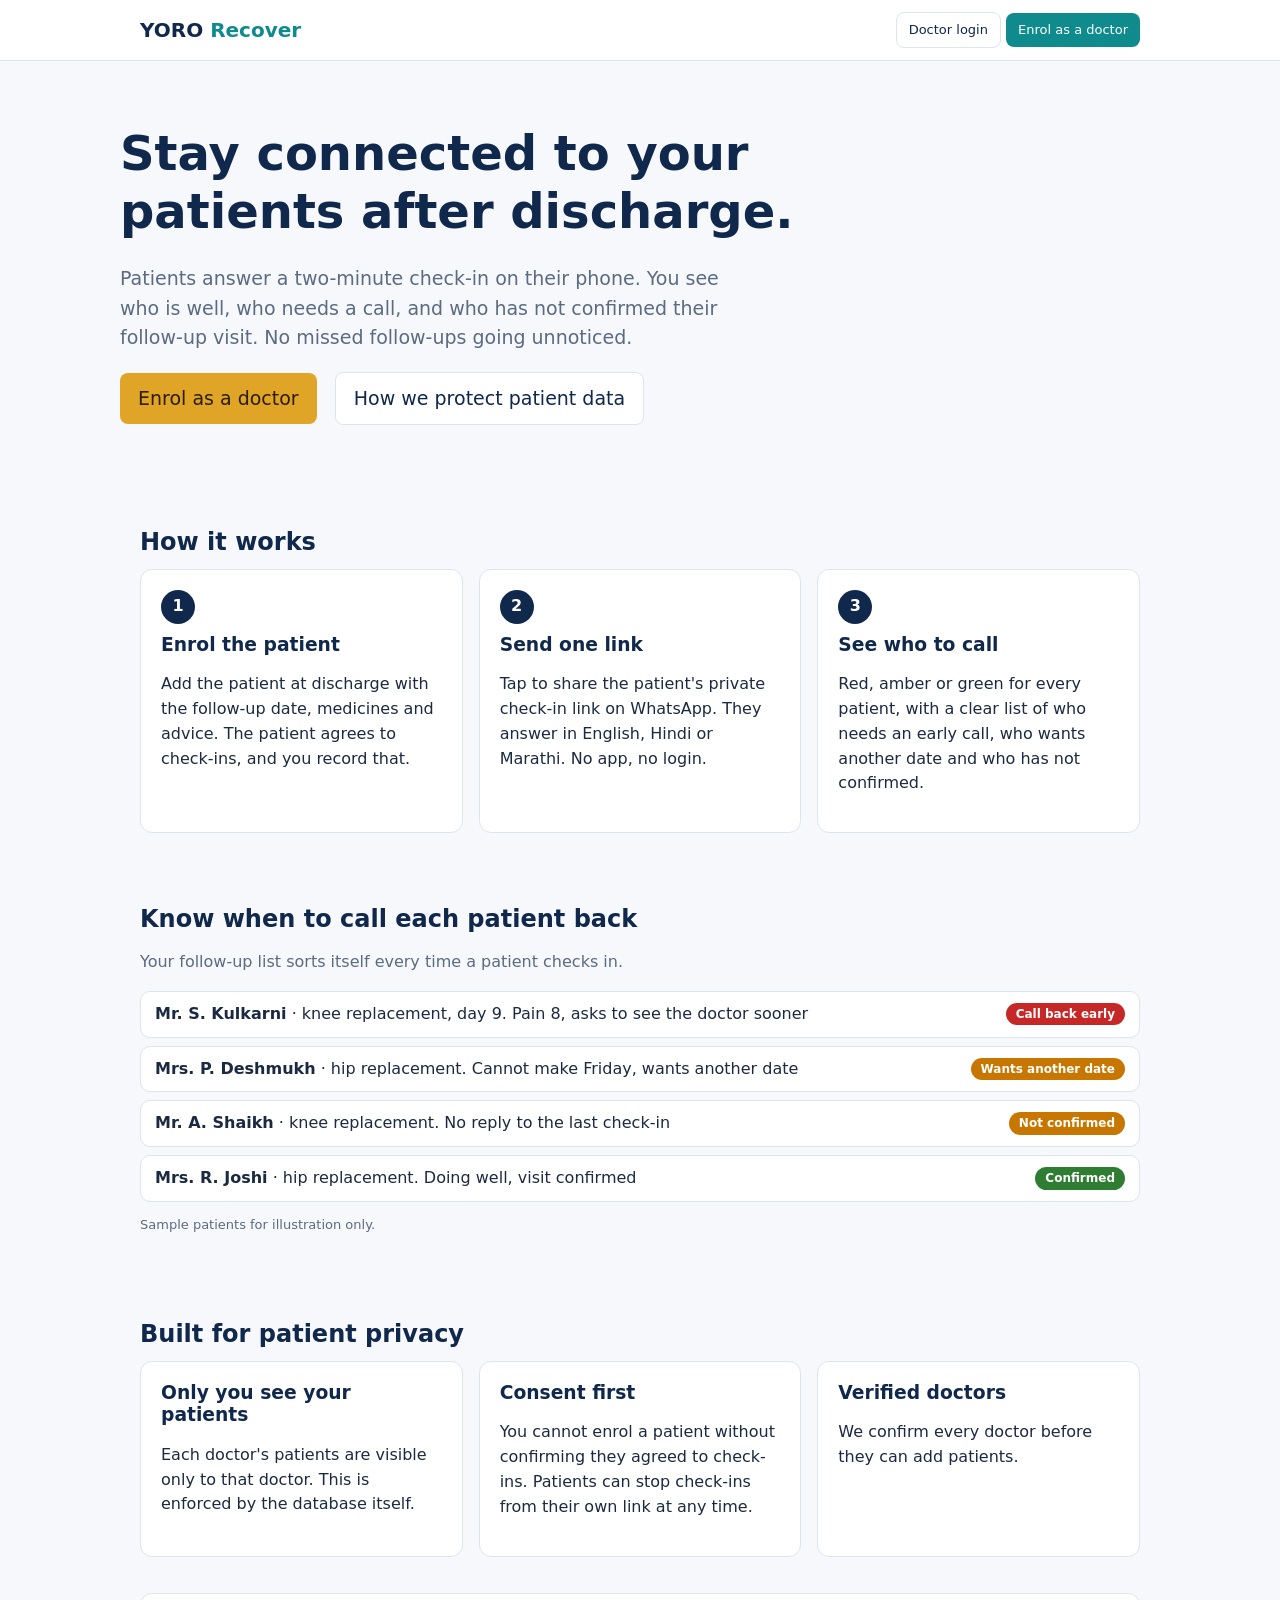
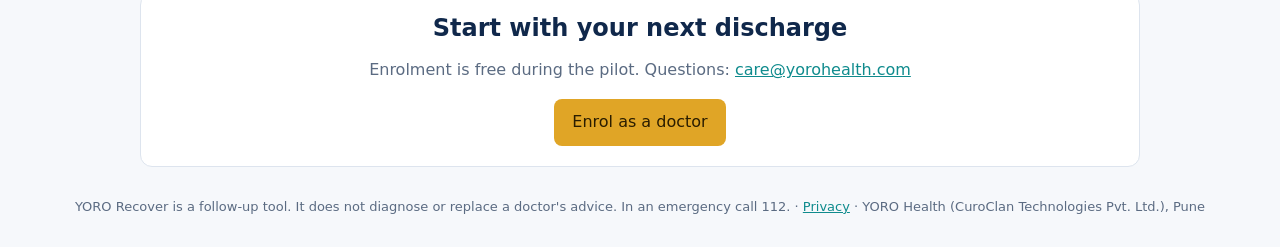
<file: index.html>
<!doctype html><html lang="en"><head><meta charset="utf-8"><meta name="viewport" content="width=device-width,initial-scale=1">
<title>YORO Recover | Stay connected to your patients after discharge</title>
<meta name="description" content="YORO Recover helps doctors check in on patients after discharge and know exactly when to call each one back.">
<link rel="stylesheet" href="shared.css">
<style>
.hero{padding:64px 0 48px}.hero h1{font-size:clamp(30px,5vw,48px);max-width:760px}.hero p{font-size:19px;color:var(--mut);max-width:640px}
.grid3{display:grid;grid-template-columns:repeat(3,1fr);gap:16px}@media(max-width:800px){.grid3{grid-template-columns:1fr}}
section{padding:36px 0}.num{width:34px;height:34px;border-radius:50%;background:var(--navy);color:#fff;display:grid;place-items:center;font-weight:700;margin-bottom:10px}
.list{display:grid;gap:8px;margin-top:16px}.list div{display:flex;justify-content:space-between;gap:10px;align-items:center;border:1px solid var(--line);background:#fff;border-radius:10px;padding:10px 14px}
</style></head><body>
<header class="top"><div class="wrap"><a class="logo" href="/">YORO <b>Recover</b></a><nav><a class="btn alt sm" href="app.html">Doctor login</a> <a class="btn sm" href="app.html#signup">Enrol as a doctor</a></nav></div></header>

<div class="wrap hero">
  <h1>Stay connected to your patients after discharge.</h1>
  <p>Patients answer a two-minute check-in on their phone. You see who is well, who needs a call, and who has not confirmed their follow-up visit. No missed follow-ups going unnoticed.</p>
  <p><a class="btn gold" href="app.html#signup">Enrol as a doctor</a> &nbsp; <a class="btn alt" href="privacy.html">How we protect patient data</a></p>
</div>

<div class="wrap"><section>
  <h2>How it works</h2>
  <div class="grid3">
    <div class="card"><div class="num">1</div><h3>Enrol the patient</h3><p>Add the patient at discharge with the follow-up date, medicines and advice. The patient agrees to check-ins, and you record that.</p></div>
    <div class="card"><div class="num">2</div><h3>Send one link</h3><p>Tap to share the patient's private check-in link on WhatsApp. They answer in English, Hindi or Marathi. No app, no login.</p></div>
    <div class="card"><div class="num">3</div><h3>See who to call</h3><p>Red, amber or green for every patient, with a clear list of who needs an early call, who wants another date and who has not confirmed.</p></div>
  </div>
</section>
<section>
  <h2>Know when to call each patient back</h2>
  <p class="mut">Your follow-up list sorts itself every time a patient checks in.</p>
  <div class="list">
    <div><span><b>Mr. S. Kulkarni</b> · knee replacement, day 9. Pain 8, asks to see the doctor sooner</span><span class="pill R">Call back early</span></div>
    <div><span><b>Mrs. P. Deshmukh</b> · hip replacement. Cannot make Friday, wants another date</span><span class="pill A">Wants another date</span></div>
    <div><span><b>Mr. A. Shaikh</b> · knee replacement. No reply to the last check-in</span><span class="pill A">Not confirmed</span></div>
    <div><span><b>Mrs. R. Joshi</b> · hip replacement. Doing well, visit confirmed</span><span class="pill G">Confirmed</span></div>
  </div>
  <p class="mut" style="font-size:13px">Sample patients for illustration only.</p>
</section>
<section>
  <h2>Built for patient privacy</h2>
  <div class="grid3">
    <div class="card"><h3>Only you see your patients</h3><p>Each doctor's patients are visible only to that doctor. This is enforced by the database itself.</p></div>
    <div class="card"><h3>Consent first</h3><p>You cannot enrol a patient without confirming they agreed to check-ins. Patients can stop check-ins from their own link at any time.</p></div>
    <div class="card"><h3>Verified doctors</h3><p>We confirm every doctor before they can add patients.</p></div>
  </div>
</section>
<section class="card" style="text-align:center"><h2>Start with your next discharge</h2><p class="mut">Enrolment is free during the pilot. Questions: <a href="mailto:care@yorohealth.com">care@yorohealth.com</a></p><a class="btn gold" href="app.html#signup">Enrol as a doctor</a></section>
</div>
<footer>YORO Recover is a follow-up tool. It does not diagnose or replace a doctor's advice. In an emergency call 112. · <a href="privacy.html">Privacy</a> · YORO Health (CuroClan Technologies Pvt. Ltd.), Pune</footer>
</body></html>
</file>
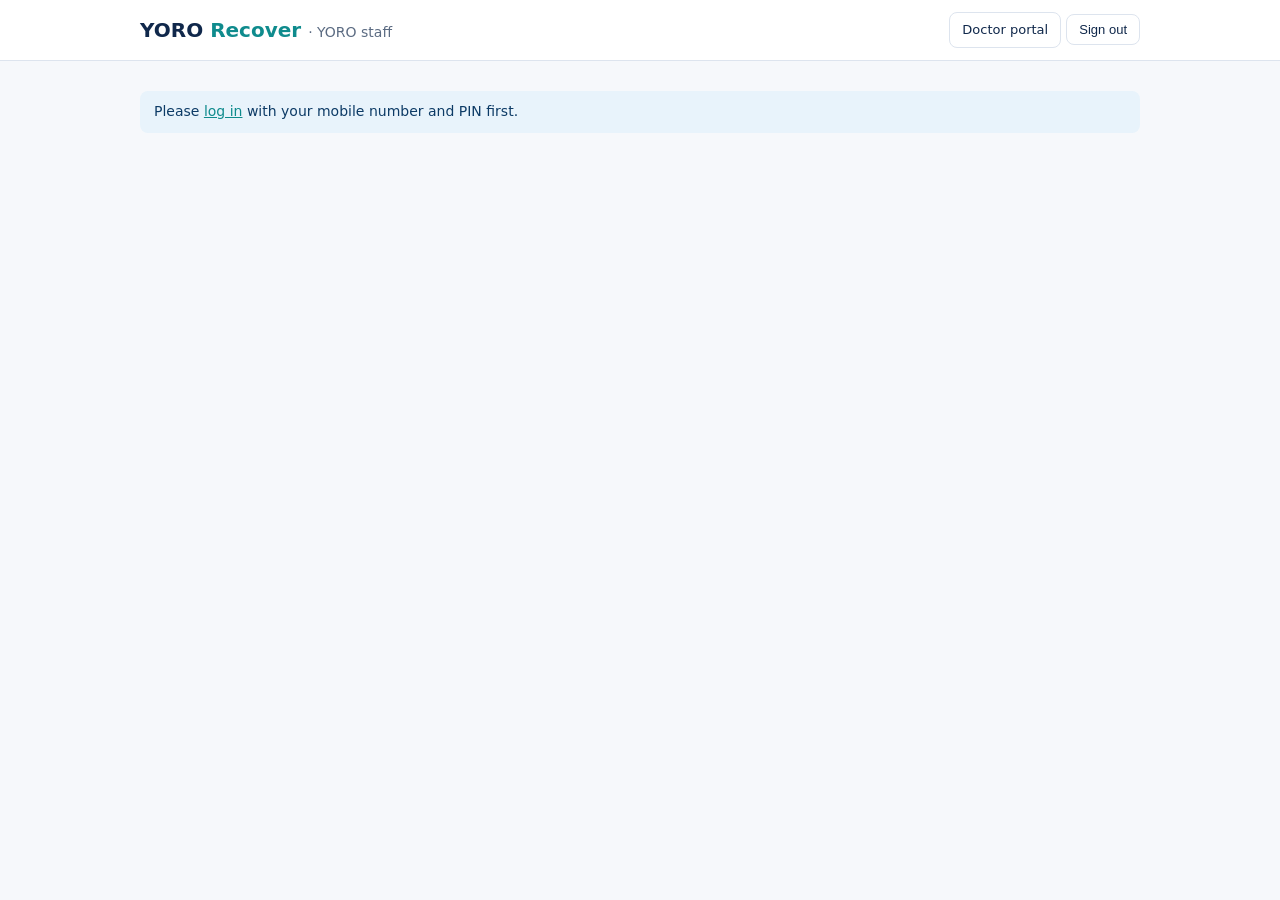
<file: admin.html>
<!doctype html><html lang="en"><head><meta charset="utf-8"><meta name="viewport" content="width=device-width,initial-scale=1">
<title>Approve doctors | YORO Recover</title><meta name="robots" content="noindex"><link rel="stylesheet" href="shared.css">
<style>table{width:100%;border-collapse:collapse}th,td{text-align:left;padding:10px 8px;border-bottom:1px solid var(--line);font-size:14px;vertical-align:top}th{color:var(--mut)}</style></head><body>
<header class="top"><div class="wrap"><a class="logo" href="/">YORO <b>Recover</b> <span class="mut" style="font-weight:400;font-size:14px">· YORO staff</span></a><nav><a class="btn alt sm" href="app.html">Doctor portal</a> <button class="btn alt sm" id="so">Sign out</button></nav></div></header>
<div class="wrap" id="root"><p class="mut" style="padding:30px 0">Loading…</p></div>
<script src="vendor/supabase.js"></script><script src="config.js"></script>
<script>
const sb=rcClient(), root=document.getElementById('root');
document.getElementById('so').onclick=async()=>{await sb.auth.signOut();location.href='app.html';};
async function boot(){
  const {data:{session}}=await sb.auth.getSession();
  if(!session){root.innerHTML='<div class="msg info" style="margin-top:30px">Please <a href="app.html">log in</a> with your mobile number and PIN first.</div>';return;}
  const {data:adm}=await sb.rpc('rc_is_admin');
  if(adm!==true){root.innerHTML='<div class="msg err" style="margin-top:30px">This page is for YORO staff only.</div>';return;}
  const {data,error}=await sb.from('rc_doctors').select('*').order('verified').order('created_at',{ascending:false});
  if(error){root.innerHTML=`<div class="msg err">${esc(error.message)}</div>`;return;}
  const pend=data.filter(d=>!d.verified).length;
  root.innerHTML=`<h2 style="margin-top:24px">Doctors (${pend} waiting for approval)</h2>
  <p class="mut">Call the doctor (or check their registration number if given) before approving. Approved doctors can enrol patients.</p>
  <div class="card" style="overflow-x:auto"><table><tr><th>Doctor</th><th>Clinic</th><th>Registration no.</th><th>Mobile</th><th>Signed up</th><th></th></tr>
  ${data.map(d=>`<tr><td><b>${esc(d.full_name)}</b><br><span class="mut">${esc(d.specialty)}</span></td><td>${esc(d.clinic)}<br><span class="mut">${esc(d.city)}</span></td><td>${d.council_no?esc(d.council_no):'<span class="mut">not given</span>'}</td><td><a href="tel:${esc(d.phone)}">${esc(d.phone)}</a></td><td>${new Date(d.created_at).toLocaleDateString('en-IN')}</td>
  <td>${d.verified?`<span class="pill G">Approved</span> <button class="btn alt sm" data-v="${d.id}" data-to="0">Suspend</button>`:`<button class="btn sm" data-v="${d.id}" data-to="1">Approve</button>`} <button class="btn alt sm" data-p="${d.id}">Reset PIN</button></td></tr>`).join('')||'<tr><td colspan="6" class="mut">No doctors yet.</td></tr>'}</table></div>`;
  root.querySelectorAll('[data-p]').forEach(b=>b.onclick=async()=>{ if(!confirm('Give this doctor a new PIN? Their old PIN will stop working.'))return; b.disabled=true;
    const {data:{session}}=await sb.auth.getSession();
    const r=await fetch(RC.url+'/functions/v1/rc-auth',{method:'POST',headers:{'content-type':'application/json',apikey:RC.key,authorization:'Bearer '+session.access_token},body:JSON.stringify({action:'reset',doctor_id:b.dataset.p})});
    const o=await r.json().catch(()=>({})); b.disabled=false;
    if(!r.ok){ alert(o.error==='bad_mobile'?'This doctor has no valid mobile number.':'Could not reset the PIN.'); return; }
    alert('New PIN for '+o.mobile+': '+o.pin+'\n\nTell the doctor on a call. They log in with their mobile number and this PIN.'); });
  root.querySelectorAll('[data-v]').forEach(b=>b.onclick=async()=>{ if(b.dataset.to==='0'&&!confirm('Suspend this doctor? They will not be able to add new patients.'))return; b.disabled=true;
    const {error}=await sb.from('rc_doctors').update({verified:b.dataset.to==='1'}).eq('id',b.dataset.v); if(error)alert(error.message); boot(); });
}
boot();
</script></body></html>
</file>
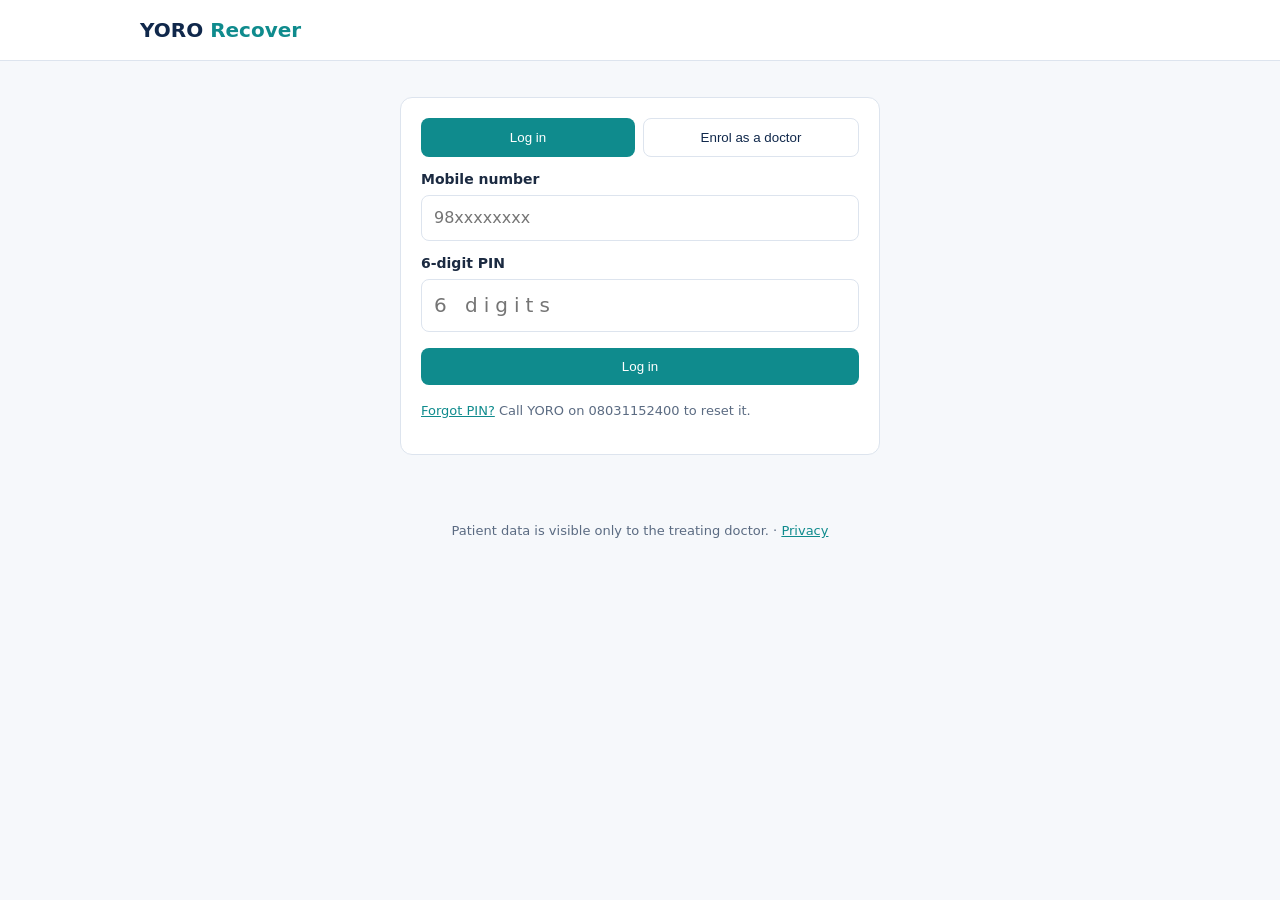
<file: app.html>
<!doctype html><html lang="en"><head><meta charset="utf-8"><meta name="viewport" content="width=device-width,initial-scale=1">
<title>Doctor portal | YORO Recover</title><meta name="robots" content="noindex">
<link rel="stylesheet" href="shared.css">
<style>
.auth{max-width:480px;margin:36px auto}.tabs{display:flex;gap:8px;margin-bottom:8px}.tabs button{flex:1}
table{width:100%;border-collapse:collapse}th,td{text-align:left;padding:10px 8px;border-bottom:1px solid var(--line);vertical-align:top;font-size:14px}th{color:var(--mut);font-weight:600}
.stats{display:grid;grid-template-columns:repeat(4,1fr);gap:10px;margin:16px 0}@media(max-width:700px){.stats{grid-template-columns:repeat(2,1fr)}}
.stat{background:#fff;border:1px solid var(--line);border-radius:10px;padding:12px}.stat b{font-size:26px;display:block;color:var(--navy)}
.check{display:flex;gap:10px;align-items:flex-start;margin-top:14px;font-weight:400}.check input{width:auto;margin-top:5px}
.acts{display:flex;gap:6px;flex-wrap:wrap}.scroll{overflow-x:auto}
</style></head><body>
<header class="top"><div class="wrap"><a class="logo" href="/">YORO <b>Recover</b></a><nav id="nav"></nav></div></header>
<div class="wrap" id="root"><p class="mut" style="padding:40px 0">Loading…</p></div>
<footer>Patient data is visible only to the treating doctor. · <a href="privacy.html">Privacy</a></footer>
<script src="vendor/supabase.js"></script><script src="config.js"></script>
<script>
const sb = rcClient(); const $ = s=>document.querySelector(s); const root = $('#root');
let me=null, doc=null, pats=[], chks=[];
const MSG = {
 en:(p,c,u)=>`Hello ${p}, this is ${c}. Please answer a short 2-minute health check-in after your discharge: ${u}`,
 hi:(p,c,u)=>`नमस्ते ${p}, यह ${c} से है। डिस्चार्ज के बाद कृपया यह 2 मिनट का स्वास्थ्य चेक-इन भरें: ${u}`,
 mr:(p,c,u)=>`नमस्कार ${p}, हे ${c} कडून आहे. डिस्चार्जनंतर कृपया हे 2 मिनिटांचे आरोग्य चेक-इन भरा: ${u}`};
const iso=d=>d.toISOString().slice(0,10);
const fmt=s=>new Date(s+'T00:00:00').toLocaleDateString('en-IN',{day:'numeric',month:'short',year:'numeric'});
const ago=t=>{const h=(Date.now()-new Date(t))/36e5; return h<1?'just now':h<24?Math.round(h)+' h ago':Math.round(h/24)+' d ago'};
function link(p){ return new URL('check.html',location.href).href.split('#')[0]+'#'+p.token; }

async function boot(){
  const {data:{session}}=await sb.auth.getSession(); me=session&&session.user;
  if(!me){ return authView(); }
  let r=await sb.from('rc_doctors').select('*').eq('id',me.id).maybeSingle();
  if(!r.data){ const m=me.user_metadata||{};
    if(m.full_name){ const ins=await sb.from('rc_doctors').insert({id:me.id,full_name:m.full_name,clinic:m.clinic,specialty:m.specialty,city:m.city,council_no:m.council_no,phone:m.phone}); if(ins.error){return fatal(ins.error.message);} r=await sb.from('rc_doctors').select('*').eq('id',me.id).maybeSingle(); }
  }
  doc=r.data; const adm=(await sb.rpc('rc_is_admin')).data===true; window.isAdmin=adm;
  if(!doc&&adm){ location.href='admin.html'; return; }
  if(!doc){ return fatal('Your profile is missing. Please sign out and enrol again.'); }
  nav(); await load(); dash();
}
function nav(){ $('#nav').innerHTML=`${window.isAdmin?'<a class="btn alt sm" href="admin.html" style="margin-right:8px">Approve doctors</a>':''}<span class="mut" style="margin-right:10px">${esc(doc.full_name)}</span><button class="btn alt sm" id="so">Sign out</button>`; $('#so').onclick=async()=>{await sb.auth.signOut();location.hash='';location.reload();}; }
function fatal(m){ root.innerHTML=`<div class="card auth"><div class="msg err">${esc(m)}</div><button class="btn alt" onclick="sb.auth.signOut().then(()=>location.reload())">Sign out</button></div>`; }

const AUTH_ERR={bad_mobile:'Please enter a valid 10-digit Indian mobile number.',bad_pin:'The PIN must be exactly 6 digits.',weak_pin:'That PIN is too easy to guess. Please choose another.',missing_fields:'Please fill in all the details.',mobile_taken:'This mobile number is already registered. Please log in instead.',otp_wrong:'That OTP is not correct.',otp_expired:'The OTP has expired. Please send a new one.',wait:'Please wait a minute before asking for another OTP.',too_many:'Too many OTPs today. Please try tomorrow or call YORO on 08031152400.',sms_failed:'Could not send the SMS. Please try again or call YORO on 08031152400.',sms_off:'PIN reset by SMS is not available yet. Please call YORO on 08031152400.'};
async function rcAuth(body){ try{ const r=await fetch(RC.url+'/functions/v1/rc-auth',{method:'POST',headers:{'content-type':'application/json',apikey:RC.key},body:JSON.stringify(body)}); return {ok:r.ok,...await r.json().catch(()=>({}))}; }catch(_){ return {ok:false}; } }
let SMS=null; async function smsOn(){ if(SMS===null){ const c=await rcAuth({action:'config'}); SMS=!!c.sms; } return SMS; }
const pinInput=(name,ac)=>`<input name="${name}" type="password" inputmode="numeric" pattern="[0-9]{6}" maxlength="6" minlength="6" required autocomplete="${ac}" placeholder="6 digits" style="letter-spacing:6px;font-size:20px">`;
const otpBlock=`<div class="row" style="align-items:end"><div><label>OTP sent to this mobile</label><input name="otp" inputmode="numeric" autocomplete="one-time-code" maxlength="8" required placeholder="Enter OTP"></div><div><button type="button" class="btn alt" id="sendotp" style="width:100%">Send OTP</button></div></div>`;
function wireOtp(purpose){
  const btn=$('#sendotp'); if(!btn) return;
  btn.onclick=async()=>{ const f=$('#f'), m=$('#msg'); m.innerHTML=''; btn.disabled=true;
    const r=await rcAuth({action:'otp_send',purpose,mobile:f.mobile.value});
    if(!r.ok){ btn.disabled=false; m.innerHTML=`<div class="msg err">${AUTH_ERR[r.error]||'Could not send the OTP. Please try again.'}</div>`; return; }
    m.innerHTML='<div class="msg ok">OTP sent by SMS. It is valid for 10 minutes.</div>'; f.otp.focus();
    let t=45; btn.textContent='Resend in '+t+'s'; const iv=setInterval(()=>{ t--; if(t<=0){clearInterval(iv);btn.disabled=false;btn.textContent='Resend OTP';} else btn.textContent='Resend in '+t+'s'; },1000);
  };
}
async function authView(){
  const signup=location.hash==='#signup', reset=location.hash==='#reset', sms=await smsOn();
  if(reset) return resetView(sms);
  root.innerHTML=`<div class="card auth"><div class="tabs"><button class="btn ${signup?'alt':''}" id="t1">Log in</button><button class="btn ${signup?'':'alt'}" id="t2">Enrol as a doctor</button></div><div id="msg"></div>
  <form id="f">${signup?`
   <label>Full name</label><input name="full_name" required minlength="2" placeholder="Dr. Anita Rao">
   <div class="row"><div><label>Clinic or hospital</label><input name="clinic" required></div><div><label>Specialty</label><input name="specialty" required placeholder="Orthopaedics"></div></div>
   <label>City</label><input name="city" required>
   <label>Medical council registration no. <span class="mut" style="font-weight:400">(optional)</span></label><input name="council_no">
   <label>Mobile number</label><input name="mobile" required type="tel" inputmode="numeric" autocomplete="tel" placeholder="98xxxxxxxx">
   ${sms?otpBlock:''}
   <div class="row"><div><label>Choose a 6-digit PIN</label>${pinInput('pin','new-password')}</div><div><label>Enter the PIN again</label>${pinInput('pin2','new-password')}</div></div>`
  :`
   <label>Mobile number</label><input name="mobile" required type="tel" inputmode="numeric" autocomplete="username" placeholder="98xxxxxxxx">
   <label>6-digit PIN</label>${pinInput('pin','current-password')}`}
   <p style="margin-top:16px"><button class="btn" id="go" style="width:100%">${signup?'Create my account':'Log in'}</button></p>
   ${signup?'<p class="mut" style="font-size:13px">You can log in straight away with your mobile number and PIN. YORO will call you to confirm your details before you can add patients.</p>'
    :`<p class="mut" style="font-size:13px"><a href="#reset" id="fp">Forgot PIN?</a>${sms?'':' Call YORO on 08031152400 to reset it.'}</p>`}
  </form></div>`;
  $('#t1').onclick=()=>{location.hash='';authView()}; $('#t2').onclick=()=>{location.hash='#signup';authView()};
  const fp=$('#fp'); if(fp) fp.onclick=e=>{e.preventDefault();location.hash='#reset';authView();};
  wireOtp('signup');
  $('#f').onsubmit=async e=>{e.preventDefault(); const v=Object.fromEntries(new FormData(e.target)); const m=$('#msg'); m.innerHTML=''; const b=$('#go'); b.disabled=true;
    const err=t=>{b.disabled=false; m.innerHTML=`<div class="msg err">${t}</div>`;};
    if(signup){
      if(!/^\d{6}$/.test(v.pin)) return err(AUTH_ERR.bad_pin);
      if(v.pin!==v.pin2) return err('The two PINs do not match.');
      const r=await rcAuth({action:'signup',full_name:v.full_name,clinic:v.clinic,specialty:v.specialty,city:v.city,council_no:v.council_no,mobile:v.mobile,pin:v.pin,otp:v.otp});
      if(!r.ok) return err(AUTH_ERR[r.error]||'Could not create the account. Please try again.');
      if(r.session){ await sb.auth.setSession(r.session); location.hash=''; return boot(); }
      location.hash=''; await authView(); $('#msg').innerHTML='<div class="msg ok">Account created. Please log in with your mobile number and PIN.</div>';
    } else {
      const r=await rcAuth({action:'login',mobile:v.mobile,pin:v.pin});
      if(!r.ok) return err(r.error==='locked'?`Too many wrong PINs. Please try again in ${r.minutes} minutes${sms?', or use Forgot PIN':', or call YORO on 08031152400'}.`:`Wrong mobile number or PIN.${r.left?` ${r.left} tries left.`:''}`);
      await sb.auth.setSession(r.session); boot();
    }
  };
}
function resetView(sms){
  root.innerHTML=`<div class="card auth"><h2>Reset your PIN</h2><div id="msg"></div>${sms?`
  <form id="f"><label>Registered mobile number</label><input name="mobile" required type="tel" inputmode="numeric" autocomplete="tel" placeholder="98xxxxxxxx">
   ${otpBlock}
   <div class="row"><div><label>New 6-digit PIN</label>${pinInput('pin','new-password')}</div><div><label>Enter it again</label>${pinInput('pin2','new-password')}</div></div>
   <p style="margin-top:16px"><button class="btn" id="go" style="width:100%">Set new PIN and log in</button></p></form>`
  :`<p>PIN reset by SMS is not switched on yet. Please call YORO on <a href="tel:08031152400">08031152400</a> and we will set a new PIN for you.</p>`}
   <p class="mut" style="font-size:13px"><a href="#" id="back">Back to log in</a></p></div>`;
  $('#back').onclick=e=>{e.preventDefault();location.hash='';authView();};
  if(!sms) return; wireOtp('reset');
  $('#f').onsubmit=async e=>{e.preventDefault(); const v=Object.fromEntries(new FormData(e.target)); const m=$('#msg'); m.innerHTML=''; const b=$('#go'); b.disabled=true;
    const err=t=>{b.disabled=false; m.innerHTML=`<div class="msg err">${t}</div>`;};
    if(!/^\d{6}$/.test(v.pin)) return err(AUTH_ERR.bad_pin);
    if(v.pin!==v.pin2) return err('The two PINs do not match.');
    const r=await rcAuth({action:'reset_pin',mobile:v.mobile,otp:v.otp,pin:v.pin});
    if(!r.ok) return err(AUTH_ERR[r.error]||'Could not reset the PIN. Please try again.');
    if(r.session){ await sb.auth.setSession(r.session); location.hash=''; return boot(); }
    location.hash=''; await authView(); $('#msg').innerHTML='<div class="msg ok">PIN changed. Please log in.</div>';
  };
}

async function load(){
  const a=await sb.from('rc_patients').select('*').order('followup_date');
  const b=await sb.from('rc_checkins').select('*').order('created_at',{ascending:false});
  pats=a.data||[]; chks=b.data||[];
}
const PLAN=[1,3,7,10,14,21,28,35,42,49,56,70,84];
function dayN(a,b){return Math.round((new Date(b+'T00:00:00')-new Date(a+'T00:00:00'))/864e5);}
// The check-in day that is due now (or null): plan days before follow-up, plus the day before the visit.
function due(p){
  if(p.stopped_at) return null; const today=iso(new Date()); const total=dayN(p.discharge_date,p.followup_date); const n=dayN(p.discharge_date,today);
  if(n<1||today>p.followup_date) return null;
  const days=PLAN.filter(d=>d<total); if(total>1) days.push(total-1);
  const cur=days.filter(d=>d<=n).sort((a,b)=>b-a)[0]; if(cur==null) return null;
  const dueDate=iso(new Date(new Date(p.discharge_date+'T00:00:00').getTime()+cur*864e5+43200000));
  const answered=chks.some(c=>c.patient_id===p.id&&c.created_at.slice(0,10)>=dueDate);
  const sent=p.last_sent_at&&p.last_sent_at.slice(0,10)>=dueDate;
  if(answered||sent) return null; return {day:cur,visitTomorrow:cur===total-1};
}
function status(p){
  const cs=chks.filter(c=>c.patient_id===p.id), last=cs[0];
  if(p.stopped_at) return {k:6,cls:'N',label:'Check-ins stopped',why:'The patient chose to stop check-ins. Call if needed.'};
  const unanswered=p.last_sent_at&&(!last||last.created_at<p.last_sent_at)&&(Date.now()-new Date(p.last_sent_at))/864e5>1;
  if(unanswered) return {k:2,cls:'A',label:'Not confirmed',why:'No reply to the check-in sent '+ago(p.last_sent_at)+'. The clinic should call.',last};
  if(!last){ return p.last_sent_at?{k:5,cls:'N',label:'Waiting for reply',why:'Check-in sent '+ago(p.last_sent_at)}:{k:5,cls:'N',label:'Link not sent yet',why:'Send the check-in link on WhatsApp'}; }
  if(last.handled_at) return {k:7,cls:'G',label:'Called',why:'Marked as called '+ago(last.handled_at),last};
  if(last.appt===2) return {k:0,cls:'R',label:'Call back early',why:'Asked to see the doctor sooner',last};
  if(last.status==='red') return {k:0,cls:'R',label:'Needs a call now',why:'Warning signs reported: pain '+last.pain+(last.fever?', fever':'')+(last.unusual===2?', serious symptom':''),last};
  if(last.appt===1) return {k:1,cls:'A',label:'Wants another date',why:'Cannot make the planned follow-up date',last};
  if(last.status==='amber') return {k:3,cls:'A',label:'Watch',why:'Mild concerns, pain '+last.pain,last};
  return {k:4,cls:'G',label:'Confirmed',why:'Doing well, visit confirmed',last};
}
function dash(){
  const rows=pats.map(p=>({p,s:status(p)})).sort((x,y)=>x.s.k-y.s.k||x.p.followup_date.localeCompare(y.p.followup_date));
  const n=k=>rows.filter(r=>r.s.k===k).length;
  const unv=!doc.verified;
  root.innerHTML=`<div style="display:flex;justify-content:space-between;align-items:center;margin:22px 0 4px;gap:10px;flex-wrap:wrap"><h2 style="margin:0">Follow-up visits</h2><button class="btn" id="add" ${unv?'disabled':''}>+ Enrol a patient</button></div>
  ${unv?'<div class="msg info">YORO will call you to confirm your details. You can add patients as soon as we approve your account. Questions: care@yorohealth.com</div>':''}
  ${(()=>{const d=pats.map(p=>({p,d:due(p)})).filter(x=>x.d); return d.length?`<div class="card" style="margin-top:14px;border-color:var(--teal)"><h3 style="margin-bottom:6px">Check-ins to send today (${d.length})</h3><p class="mut" style="margin-top:0;font-size:14px">Tap to open WhatsApp with the message ready. Each one takes a few seconds.</p>${d.map(({p,d})=>`<div style="display:flex;justify-content:space-between;align-items:center;gap:10px;padding:8px 0;border-top:1px solid var(--line)"><span><b>${esc(p.full_name)}</b> · day ${d.day} after discharge${d.visitTomorrow?' · <b>visit tomorrow</b>':''}</span>${waBtn(p,'Send')}</div>`).join('')}</div>`:''})()}
  <div class="stats"><div class="stat"><b>${n(0)}</b>to call back now</div><div class="stat"><b>${n(1)+n(2)}</b>need a call from the clinic</div><div class="stat"><b>${rows.filter(r=>r.s.cls==='G').length}</b>confirmed or called</div><div class="stat"><b>${pats.length}</b>patients enrolled</div></div>
  <div class="card scroll">${rows.length?`<table><tr><th>Patient</th><th>Procedure</th><th>Follow-up</th><th>Status</th><th></th></tr>${rows.map(({p,s})=>`<tr><td><b>${esc(p.full_name)}</b><br><span class="mut">${esc(p.phone)}</span></td><td>${esc(p.procedure)}</td><td>${fmt(p.followup_date)}</td><td><span class="pill ${s.cls}">${esc(s.label)}</span><br><span class="mut">${esc(s.why)}</span>${s.last&&s.last.note?`<br><i>“${esc(s.last.note)}”</i>`:''}</td>
   <td><div class="acts">${p.stopped_at?'':waBtn(p,'Send check-in on WhatsApp')}
   ${s.last&&!s.last.handled_at?`<button class="btn alt sm" data-h="${s.last.id}">Mark as called</button>`:''}<a class="btn alt sm" href="tel:${esc(p.phone)}">Call</a><button class="btn alt sm" data-d="${p.id}">Remove</button></div></td></tr>`).join('')}</table>`:'<p class="mut">No patients yet. Enrol your first patient at discharge.</p>'}</div>`;
  const ab=$('#add'); if(ab&&!unv) ab.onclick=addView;
  root.querySelectorAll('[data-s]').forEach(a=>a.addEventListener('click',()=>{sb.rpc('rc_mark_sent',{p_id:a.dataset.s}).then(()=>load()).then(()=>setTimeout(dash,300));}));
  root.querySelectorAll('[data-h]').forEach(b=>b.onclick=async()=>{b.disabled=true;await sb.from('rc_checkins').update({handled_at:new Date().toISOString()}).eq('id',b.dataset.h);await load();dash();});
  root.querySelectorAll('[data-d]').forEach(b=>b.onclick=async()=>{if(!confirm('Remove this patient and all their check-ins permanently?'))return;await sb.from('rc_patients').delete().eq('id',b.dataset.d);await load();dash();});
}
function waUrl(p){ return `https://wa.me/${waNum(p.phone)}?text=${encodeURIComponent(MSG[p.language](p.full_name.split(' ')[0],doc.clinic,link(p)))}`; }
function waBtn(p,label){ return `<a class="btn sm" target="_blank" rel="noopener" data-s="${p.id}" href="${waUrl(p)}">${label}</a>`; }
function waNum(ph){ let d=String(ph).replace(/\D/g,''); if(d.length===10)d='91'+d; return d; }
function addView(){
  const today=iso(new Date()), fu=iso(new Date(Date.now()+14*864e5));
  root.innerHTML=`<p style="margin-top:20px"><a href="#" id="back">← Back</a></p><div class="card" style="max-width:720px"><h2>Enrol a patient</h2><div id="msg"></div>
  <div style="background:#f0f7f7;border-radius:10px;padding:14px;margin:10px 0"><b>Fill from the discharge summary</b> <span class="mut">(optional)</span><br><span class="mut" style="font-size:13px">Photo or PDF. It is read by an AI service to fill the form below and is not stored. Check every field before saving.</span>
   <input type="file" id="sum" accept="image/*,application/pdf" style="margin-top:8px"><div id="summsg"></div></div>
  <form id="f"><div class="row"><div><label>Patient name</label><input name="full_name" required></div><div><label>Patient mobile (WhatsApp)</label><input name="phone" type="tel" required placeholder="98xxxxxxxx"></div></div>
  <div class="row"><div><label>Procedure or diagnosis</label><input name="procedure" required placeholder="Total knee replacement"></div><div><label>Check-in language</label><select name="language"><option value="en">English</option><option value="hi">हिन्दी</option><option value="mr">मराठी</option></select></div></div>
  <div class="row"><div><label>Discharge date</label><input name="discharge_date" type="date" required value="${today}"></div><div><label>Follow-up visit date</label><input name="followup_date" type="date" required value="${fu}"></div></div>
  <label>Advice (optional)</label><textarea name="advice" placeholder="Physiotherapy, wound care, activity limits"></textarea>
  <label>Medicines (optional)</label><textarea name="medicines"></textarea><label>Blood tests / checkups due (optional)</label><textarea name="tests"></textarea>
  <label class="check"><input type="checkbox" name="consent" required><span>I have explained to the patient (or their guardian) that YORO Recover will send health check-ins to this mobile number until the follow-up visit, that their answers will be shared with me and my clinic, and the patient agreed. They can stop at any time from the link.</span></label>
  <p style="margin-top:16px"><button class="btn">Save patient</button></p></form></div>`;
  $('#back').onclick=e=>{e.preventDefault();dash();};
  $('#sum').onchange=async e=>{const f=e.target.files[0]; if(!f)return; const m=$('#summsg'); m.innerHTML='<div class="msg info">Reading the summary…</div>';
    try{ const {media_type,data}=await toB64(f);
      const {data:r,error}=await sb.functions.invoke('rc-read-summary',{body:{media_type,data}});
      if(error){ let code=''; try{code=(await error.context.json()).error}catch(_){}
        m.innerHTML=`<div class="msg err">${code==='not_enabled'?'Summary reading is not switched on yet. Please fill the form by hand.':code==='too_big'?'The file is too large. Try a photo or a smaller PDF.':'Could not read this file. Please fill the form by hand.'}</div>`; return; }
      const F=r.fields||{}, form=$('#f'); let n=0;
      for(const k of ['full_name','procedure','discharge_date','followup_date','advice','medicines','tests']){ const v=F[k==='full_name'?'patient_name':k]; if(v&&form[k]){ if(k.endsWith('_date')&&!/^\d{4}-\d{2}-\d{2}$/.test(v))continue; form[k].value=v; form[k].style.background='#fff8e1'; n++; } }
      m.innerHTML=`<div class="msg ok">Filled ${n} fields (highlighted). Please check each one against the summary.</div>`;
    }catch(err){ m.innerHTML='<div class="msg err">Could not read this file. Please fill the form by hand.</div>'; }
  };
  $('#f').onsubmit=async e=>{e.preventDefault();const v=Object.fromEntries(new FormData(e.target));const b=e.target.querySelector('button');b.disabled=true;
    if(v.followup_date<v.discharge_date){$('#msg').innerHTML='<div class="msg err">The follow-up date must be after discharge.</div>';b.disabled=false;return;}
    const {data,error}=await sb.from('rc_patients').insert({doctor_id:me.id,full_name:v.full_name.trim(),phone:v.phone.trim(),language:v.language,procedure:v.procedure.trim(),discharge_date:v.discharge_date,followup_date:v.followup_date,advice:v.advice||null,medicines:v.medicines||null,tests:v.tests||null,consent_attested:true}).select().single();
    if(error){$('#msg').innerHTML=`<div class="msg err">${esc(error.message)}</div>`;b.disabled=false;return;}
    await load(); sentView(data);
  };
}
async function toB64(f){
  if(f.type==='application/pdf'){ if(f.size>5e6) throw new Error('big'); const b=new Uint8Array(await f.arrayBuffer()); let s=''; for(let i=0;i<b.length;i+=32768) s+=String.fromCharCode.apply(null,b.subarray(i,i+32768)); return {media_type:'application/pdf',data:btoa(s)}; }
  const img=await createImageBitmap(f); const sc=Math.min(1,2000/Math.max(img.width,img.height)); const c=document.createElement('canvas'); c.width=Math.round(img.width*sc); c.height=Math.round(img.height*sc); c.getContext('2d').drawImage(img,0,0,c.width,c.height);
  return {media_type:'image/jpeg',data:c.toDataURL('image/jpeg',0.85).split(',')[1]};
}
function sentView(p){
  const url=link(p);
  root.innerHTML=`<div class="card" style="max-width:640px;margin:30px auto;text-align:center"><h2>${esc(p.full_name)} is enrolled</h2><p class="mut">Send the private check-in link now. It opens on any phone and needs no login. We will remind you on the dashboard when the next check-in is due.</p><p>${waBtn(p,'Send on WhatsApp')}</p><p class="mut" style="word-break:break-all;font-size:13px">${esc(url)}</p><p><button class="btn alt" id="done">Back to follow-up list</button></p></div>`;
  $('#done').onclick=dash;
  root.querySelector('[data-s]').addEventListener('click',()=>sb.rpc('rc_mark_sent',{p_id:p.id}).then(load));
}
window.addEventListener('hashchange',()=>{ if(!me && ['','#signup','#reset'].includes(location.hash)) authView(); });
boot();
</script></body></html>
</file>
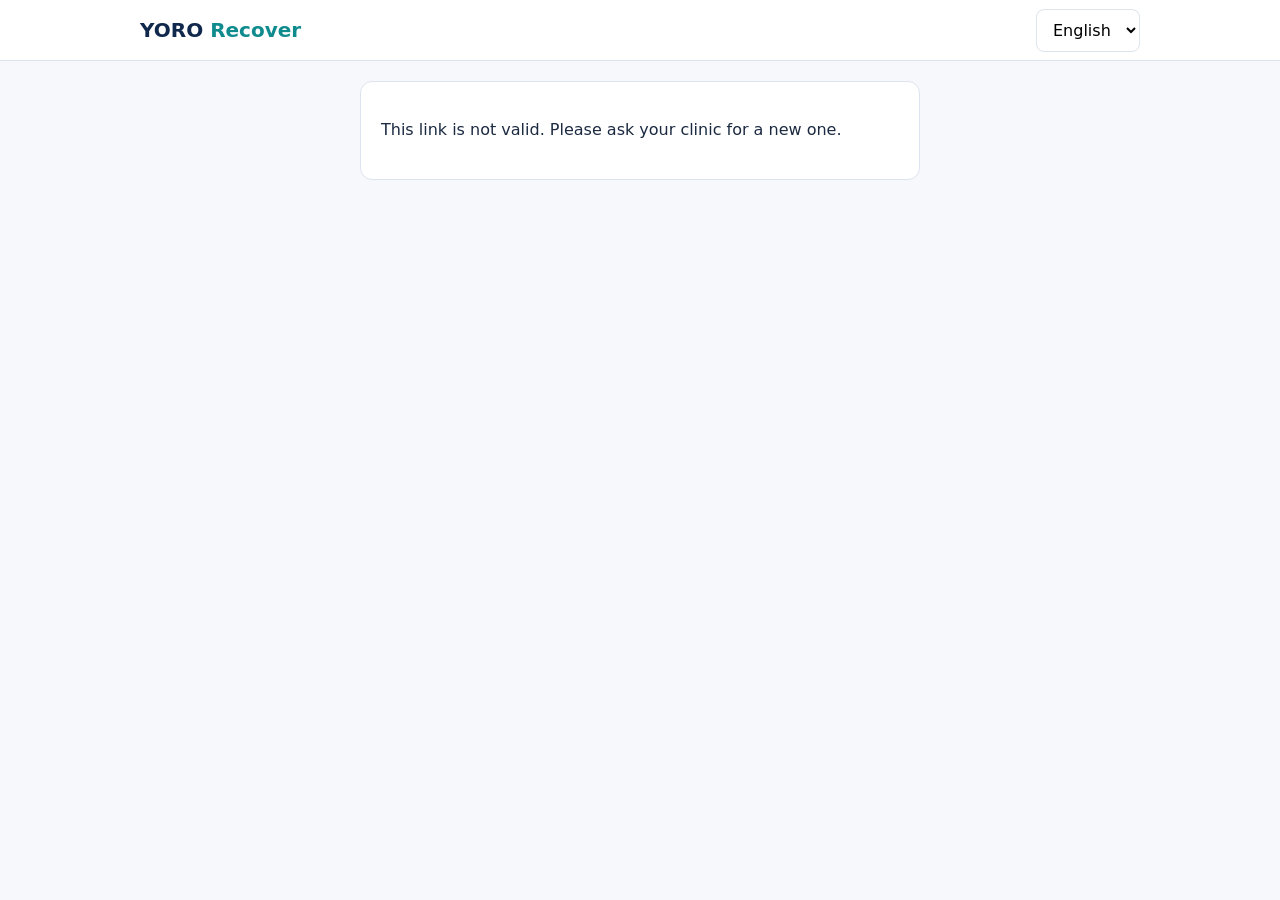
<file: check.html>
<!doctype html><html lang="en"><head><meta charset="utf-8"><meta name="viewport" content="width=device-width,initial-scale=1">
<title>Health check-in</title><meta name="robots" content="noindex"><meta name="referrer" content="no-referrer">
<link rel="stylesheet" href="shared.css">
<style>.box{max-width:560px;margin:20px auto 40px}.opt{display:block;width:100%;text-align:left;margin:8px 0;padding:14px;border:1.5px solid var(--line);border-radius:10px;background:#fff;font:inherit;font-size:17px;cursor:pointer}.opt:active,.opt.on{border-color:var(--teal);background:#e8f6f6}
.pain{display:grid;grid-template-columns:repeat(6,1fr);gap:8px}.pain .opt{text-align:center;margin:0;padding:12px 0}.prog{height:6px;background:var(--line);border-radius:4px;margin-bottom:14px}.prog i{display:block;height:100%;background:var(--teal);border-radius:4px}
.big{font-size:22px;font-weight:700;color:var(--navy)}.sos{background:#fdecea;color:#8e1b1b;border-radius:10px;padding:12px;margin:14px 0}</style></head><body>
<header class="top"><div class="wrap"><span class="logo">YORO <b>Recover</b></span><select id="lang" style="width:auto"><option value="en">English</option><option value="hi">हिन्दी</option><option value="mr">मराठी</option></select></div></header>
<div class="wrap"><div class="box card" id="box"><p class="mut">Loading…</p></div>
<p class="mut" style="font-size:13px;text-align:center" id="foot"></p></div>
<script src="vendor/supabase.js"></script><script src="config.js"></script>
<script>
const sb=rcClient(), token=location.hash.slice(1), box=document.getElementById('box'); let info=null, L='en', step=0, ans={}, result=null;
const T={
en:{hi:n=>`Hello ${n}`,intro:(c,d)=>`${d} at ${c} would like to know how you are recovering. It takes 2 minutes.`,start:'Start',next:'Next',submit:'Send',privacy:'Your answers go only to your doctor and clinic. You can stop these check-ins at any time using the link at the bottom.',stop:'Stop check-ins',stopped:'Check-ins have been stopped. Your doctor has been informed.',
 q:[{k:'pain',t:'How bad is your pain today? (0 = none, 10 = worst)',pain:1},{k:'meds',t:'Are you taking your medicines as advised?',o:['Yes, all of them','I missed some','I am not taking them']},{k:'unusual',t:'Any swelling, redness, discharge from the wound, or new trouble walking or breathing?',o:['No','A little','Yes, it is serious']},{k:'fever',t:'Do you have a fever (temperature above 100°F)?',o:['No','Yes']},{k:'appt',t:'Your follow-up visit is on {d}. What would you like?',o:['I will come on that date','I need another date','I want to see the doctor sooner']}],
 note:'Anything else you want to tell the doctor? (optional)',red:'Please call the clinic now. For chest pain, trouble breathing or heavy bleeding, call 112 immediately.',doneT:'Thank you. Your doctor has your answers.',doneRed:'Your doctor has been alerted and the clinic will call you. If you feel worse, call the clinic or go to the nearest emergency room.',doneAmber:'Thank you. The clinic will call you if needed.',already:'You already sent a check-in today. Thank you.',bad:'This link is not valid. Please ask your clinic for a new one.',err:'Could not send. Please try again.',visit:'Follow-up visit'},
hi:{hi:n=>`नमस्ते ${n}`,intro:(c,d)=>`${c} के ${d} जानना चाहते हैं कि आप कैसे ठीक हो रहे हैं। इसमें 2 मिनट लगेंगे।`,start:'शुरू करें',next:'आगे',submit:'भेजें',privacy:'आपके उत्तर केवल आपके डॉक्टर और क्लिनिक को जाते हैं। आप नीचे दिए लिंक से कभी भी ये चेक-इन बंद कर सकते हैं।',stop:'चेक-इन बंद करें',stopped:'चेक-इन बंद कर दिए गए हैं। आपके डॉक्टर को सूचित कर दिया गया है।',
 q:[{k:'pain',t:'आज आपका दर्द कितना है? (0 = बिल्कुल नहीं, 10 = सबसे ज़्यादा)',pain:1},{k:'meds',t:'क्या आप सलाह के अनुसार दवाइयाँ ले रहे हैं?',o:['हाँ, सभी','कुछ छूट गईं','नहीं ले रहे']},{k:'unusual',t:'क्या घाव में सूजन, लालिमा, रिसाव, या चलने/साँस लेने में नई तकलीफ़ है?',o:['नहीं','थोड़ी','हाँ, गंभीर है']},{k:'fever',t:'क्या आपको बुखार है (100°F से ऊपर)?',o:['नहीं','हाँ']},{k:'appt',t:'आपकी फॉलो-अप विज़िट {d} को है। आप क्या चाहेंगे?',o:['मैं उसी तारीख को आऊँगा/आऊँगी','मुझे दूसरी तारीख चाहिए','मुझे डॉक्टर को जल्दी दिखाना है']}],
 note:'डॉक्टर को कुछ और बताना है? (वैकल्पिक)',red:'कृपया अभी क्लिनिक को फ़ोन करें। सीने में दर्द, साँस में तकलीफ़ या ज़्यादा खून बहे तो तुरंत 112 पर कॉल करें।',doneT:'धन्यवाद। आपके उत्तर डॉक्टर तक पहुँच गए हैं।',doneRed:'आपके डॉक्टर को सूचित कर दिया गया है और क्लिनिक आपको फ़ोन करेगा। तबीयत बिगड़े तो क्लिनिक को फ़ोन करें या नज़दीकी इमरजेंसी में जाएँ।',doneAmber:'धन्यवाद। ज़रूरत हुई तो क्लिनिक आपको फ़ोन करेगा।',already:'आप आज चेक-इन भेज चुके हैं। धन्यवाद।',bad:'यह लिंक मान्य नहीं है। कृपया क्लिनिक से नया लिंक माँगें।',err:'भेज नहीं सके। कृपया फिर कोशिश करें।',visit:'फॉलो-अप विज़िट'},
mr:{hi:n=>`नमस्कार ${n}`,intro:(c,d)=>`${c} येथील ${d} यांना तुम्ही कसे बरे होत आहात हे जाणून घ्यायचे आहे. यासाठी 2 मिनिटे लागतील.`,start:'सुरू करा',next:'पुढे',submit:'पाठवा',privacy:'तुमची उत्तरे फक्त तुमच्या डॉक्टरांना आणि क्लिनिकला जातात. खालील लिंकवरून तुम्ही हे चेक-इन कधीही थांबवू शकता.',stop:'चेक-इन थांबवा',stopped:'चेक-इन थांबवले आहेत. तुमच्या डॉक्टरांना कळवले आहे.',
 q:[{k:'pain',t:'आज तुमचे दुखणे किती आहे? (0 = अजिबात नाही, 10 = सर्वात जास्त)',pain:1},{k:'meds',t:'तुम्ही सांगितल्याप्रमाणे औषधे घेत आहात का?',o:['हो, सर्व','काही चुकली','घेत नाही']},{k:'unusual',t:'जखमेवर सूज, लालसरपणा, पाणी/पू येणे, किंवा चालण्यास/श्वास घेण्यास नवा त्रास आहे का?',o:['नाही','थोडे','हो, गंभीर आहे']},{k:'fever',t:'तुम्हाला ताप आहे का (100°F पेक्षा जास्त)?',o:['नाही','हो']},{k:'appt',t:'तुमची पुढील तपासणी {d} रोजी आहे. तुम्हाला काय हवे आहे?',o:['मी त्या तारखेला येईन','मला दुसरी तारीख हवी','मला डॉक्टरांना लवकर भेटायचे आहे']}],
 note:'डॉक्टरांना आणखी काही सांगायचे आहे का? (ऐच्छिक)',red:'कृपया आत्ताच क्लिनिकला फोन करा. छातीत दुखणे, श्वास घेण्यास त्रास किंवा खूप रक्तस्राव झाल्यास लगेच 112 वर कॉल करा.',doneT:'धन्यवाद. तुमची उत्तरे डॉक्टरांपर्यंत पोहोचली आहेत.',doneRed:'तुमच्या डॉक्टरांना कळवले आहे आणि क्लिनिक तुम्हाला फोन करेल. बरे वाटत नसल्यास क्लिनिकला फोन करा किंवा जवळच्या इमर्जन्सीमध्ये जा.',doneAmber:'धन्यवाद. गरज असल्यास क्लिनिक तुम्हाला फोन करेल.',already:'तुम्ही आज चेक-इन पाठवले आहे. धन्यवाद.',bad:'ही लिंक वैध नाही. कृपया क्लिनिककडून नवी लिंक मागा.',err:'पाठवता आले नाही. कृपया पुन्हा प्रयत्न करा.',visit:'पुढील तपासणी'}};
const t=()=>T[L];
const fd=s=>new Date(s+'T00:00:00').toLocaleDateString(L==='en'?'en-IN':L==='hi'?'hi-IN':'mr-IN',{day:'numeric',month:'long'});
async function init(){
  if(!token){box.innerHTML=`<p>${t().bad}</p>`;return;}
  const {data,error}=await sb.rpc('rc_checkin_info',{p_token:token});
  if(error||!data){box.innerHTML=`<p>${t().bad}</p>`;return;}
  info=data; L=info.language||'en'; document.getElementById('lang').value=L; document.documentElement.lang=L; render();
}
document.getElementById('lang').onchange=e=>{L=e.target.value;document.documentElement.lang=L;render();};
function esc(s){return String(s).replace(/[&<>"']/g,c=>({'&':'&amp;','<':'&lt;','>':'&gt;','"':'&quot;',"'":'&#39;'}[c]));}
function render(){
  if(!info)return; const x=t();
  document.getElementById('foot').innerHTML=info.stopped?'':`<a href="#" id="stop">${x.stop}</a>`;
  const sp=document.getElementById('stop'); if(sp)sp.onclick=async e=>{e.preventDefault();await sb.rpc('rc_stop_checkins',{p_token:token});info.stopped=true;render();};
  if(info.stopped){box.innerHTML=`<p class="big">${x.stopped}</p>`;return;}
  if(step===99){box.innerHTML=`<p class="big">${result==='red'?x.doneRed:result==='amber'?x.doneAmber:x.doneT}</p>${result==='red'?`<div class="sos">${x.red}</div>`:''}`;return;}
  if(info.done_today){box.innerHTML=`<p class="big">${x.already}</p>`;return;}
  if(step===0){box.innerHTML=`<p class="big">${x.hi(esc(info.first_name))}</p><p>${x.intro(esc(info.clinic),esc(info.doctor))}</p><p class="mut" style="font-size:14px">${x.privacy}</p><button class="btn" style="width:100%;font-size:17px" id="go">${x.start}</button>`;document.getElementById('go').onclick=()=>{step=1;render();};return;}
  const n=x.q.length;
  if(step<=n){const q=x.q[step-1]; let h=`<div class="prog"><i style="width:${step/(n+1)*100}%"></i></div><p class="big">${esc(q.t.replace('{d}',fd(info.followup_date)))}</p>`;
    if(q.pain){h+='<div class="pain">'+[...Array(11).keys()].map(i=>`<button class="opt" data-v="${i}">${i}</button>`).join('')+'</div>';}
    else h+=q.o.map((o,i)=>`<button class="opt" data-v="${i}">${esc(o)}</button>`).join('');
    box.innerHTML=h; box.querySelectorAll('.opt').forEach(b=>b.onclick=()=>{ans[q.k]=+b.dataset.v;step++;render();}); return;}
  box.innerHTML=`<div class="prog"><i style="width:92%"></i></div><p class="big">${x.note}</p><textarea id="nt" maxlength="500"></textarea><p><button class="btn" style="width:100%;font-size:17px" id="sub">${x.submit}</button></p><div id="m"></div>`;
  document.getElementById('sub').onclick=async function(){this.disabled=true;
    const {data,error}=await sb.rpc('rc_submit_checkin',{p_token:token,p_pain:ans.pain,p_meds:ans.meds,p_unusual:ans.unusual,p_fever:ans.fever,p_appt:ans.appt,p_note:document.getElementById('nt').value||null});
    if(error){this.disabled=false;document.getElementById('m').innerHTML=`<div class="msg err">${error.message.includes('already')?x.already:x.err}</div>`;return;}
    result=data.status; step=99; render();};
}
init();
</script></body></html>
</file>
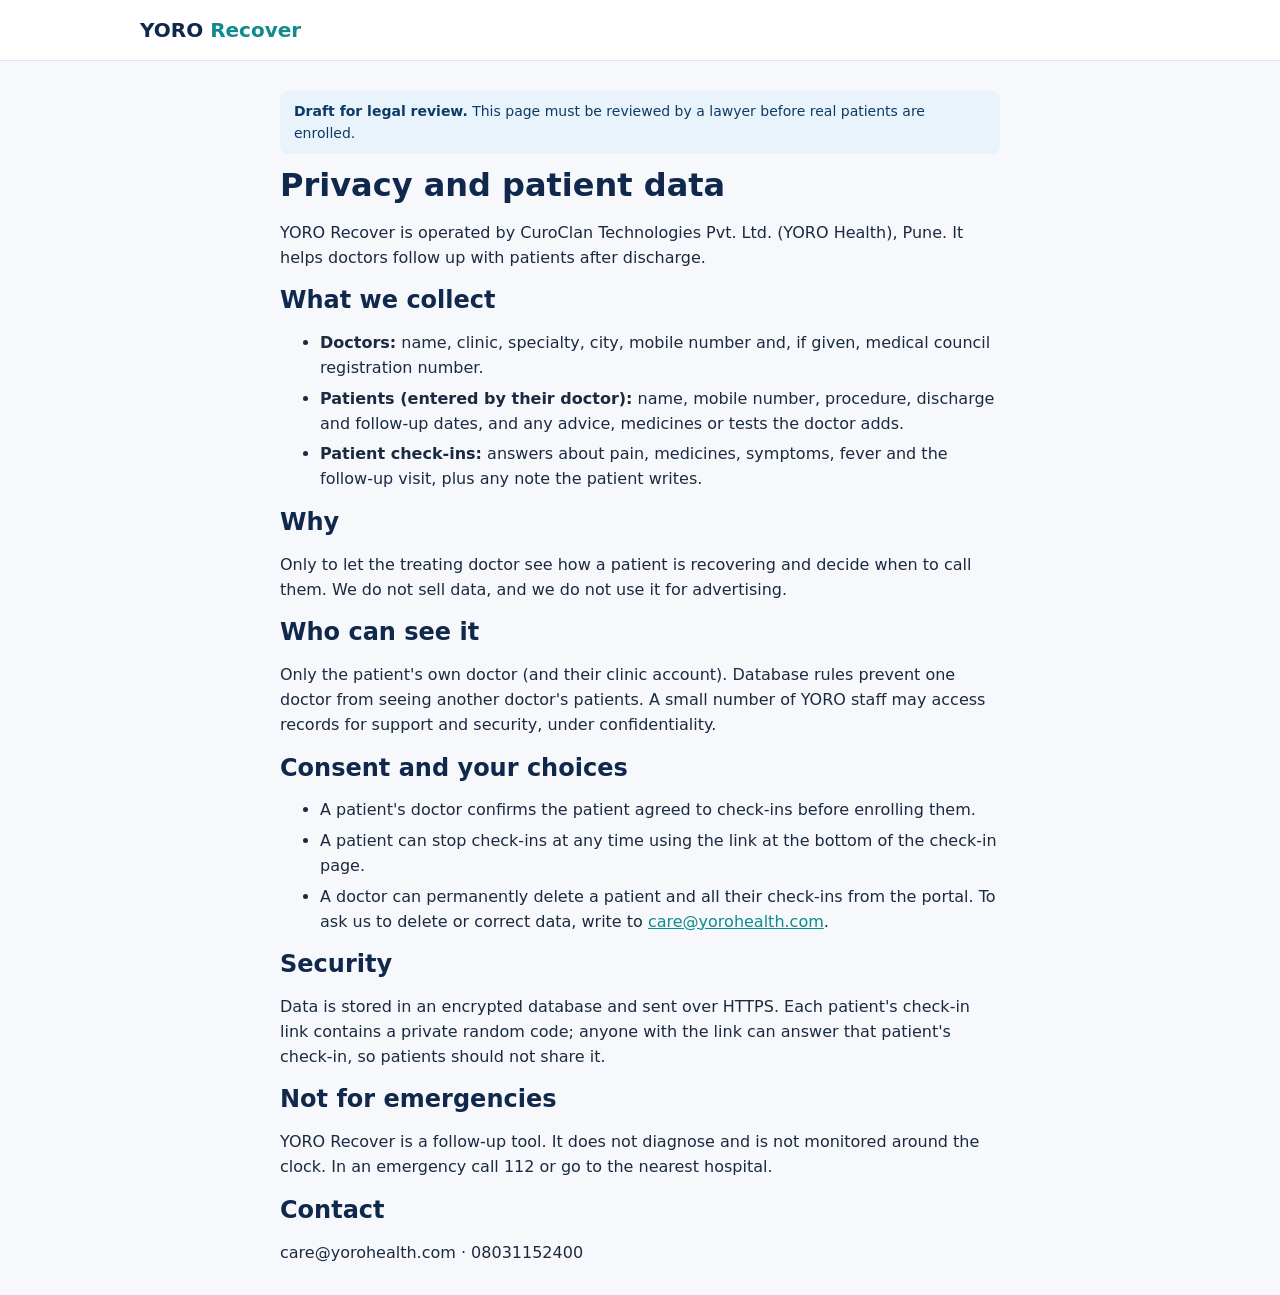
<file: privacy.html>
<!doctype html><html lang="en"><head><meta charset="utf-8"><meta name="viewport" content="width=device-width,initial-scale=1">
<title>Privacy | YORO Recover</title><link rel="stylesheet" href="shared.css"><style>main{max-width:760px;margin:30px auto;padding:0 20px}li{margin:6px 0}</style></head><body>
<header class="top"><div class="wrap"><a class="logo" href="/">YORO <b>Recover</b></a></div></header>
<main><div class="msg info"><b>Draft for legal review.</b> This page must be reviewed by a lawyer before real patients are enrolled.</div>
<h1>Privacy and patient data</h1>
<p>YORO Recover is operated by CuroClan Technologies Pvt. Ltd. (YORO Health), Pune. It helps doctors follow up with patients after discharge.</p>
<h2>What we collect</h2>
<ul><li><b>Doctors:</b> name, clinic, specialty, city, mobile number and, if given, medical council registration number.</li>
<li><b>Patients (entered by their doctor):</b> name, mobile number, procedure, discharge and follow-up dates, and any advice, medicines or tests the doctor adds.</li>
<li><b>Patient check-ins:</b> answers about pain, medicines, symptoms, fever and the follow-up visit, plus any note the patient writes.</li></ul>
<h2>Why</h2><p>Only to let the treating doctor see how a patient is recovering and decide when to call them. We do not sell data, and we do not use it for advertising.</p>
<h2>Who can see it</h2><p>Only the patient's own doctor (and their clinic account). Database rules prevent one doctor from seeing another doctor's patients. A small number of YORO staff may access records for support and security, under confidentiality.</p>
<h2>Consent and your choices</h2>
<ul><li>A patient's doctor confirms the patient agreed to check-ins before enrolling them.</li>
<li>A patient can stop check-ins at any time using the link at the bottom of the check-in page.</li>
<li>A doctor can permanently delete a patient and all their check-ins from the portal. To ask us to delete or correct data, write to <a href="mailto:care@yorohealth.com">care@yorohealth.com</a>.</li></ul>
<h2>Security</h2><p>Data is stored in an encrypted database and sent over HTTPS. Each patient's check-in link contains a private random code; anyone with the link can answer that patient's check-in, so patients should not share it.</p>
<h2>Not for emergencies</h2><p>YORO Recover is a follow-up tool. It does not diagnose and is not monitored around the clock. In an emergency call 112 or go to the nearest hospital.</p>
<h2>Contact</h2><p>care@yorohealth.com · 08031152400</p></main></body></html>
</file>
<file: shared.css>
:root{--navy:#10284b;--teal:#0f8b8d;--gold:#e0a526;--bg:#f6f8fb;--card:#fff;--line:#dde4ee;--txt:#1b2a41;--mut:#5b6b82;--R:#c62828;--A:#c77700;--G:#2e7d32}
*{box-sizing:border-box}body{margin:0;font:16px/1.55 system-ui,-apple-system,"Segoe UI",Roboto,"Noto Sans Devanagari",sans-serif;color:var(--txt);background:var(--bg)}
a{color:var(--teal)}h1,h2,h3{color:var(--navy);line-height:1.2;margin:0 0 .5em}
.wrap{max-width:1040px;margin:0 auto;padding:0 20px}
header.top{background:#fff;border-bottom:1px solid var(--line)}
header.top .wrap{display:flex;align-items:center;justify-content:space-between;height:60px}
.logo{font-weight:800;color:var(--navy);text-decoration:none;font-size:20px}.logo b{color:var(--teal)}
.btn{display:inline-block;border:0;border-radius:8px;padding:11px 18px;font:600 15px inherit;background:var(--teal);color:#fff;cursor:pointer;text-decoration:none}
.btn.alt{background:#fff;color:var(--navy);border:1px solid var(--line)}.btn.gold{background:var(--gold);color:#2a1d00}
.btn.sm{padding:7px 12px;font-size:13px}.btn:disabled{opacity:.5}
.card{background:var(--card);border:1px solid var(--line);border-radius:12px;padding:20px}
label{display:block;font-weight:600;font-size:14px;margin:12px 0 4px}
input,select,textarea{width:100%;padding:10px 12px;border:1px solid var(--line);border-radius:8px;font:inherit;background:#fff}
textarea{min-height:70px}.row{display:grid;grid-template-columns:1fr 1fr;gap:12px}@media(max-width:640px){.row{grid-template-columns:1fr}}
.pill{display:inline-block;padding:2px 10px;border-radius:99px;font-size:12px;font-weight:700;color:#fff}.pill.R{background:var(--R)}.pill.A{background:var(--A)}.pill.G{background:var(--G)}.pill.N{background:#8794a8}
.msg{padding:10px 14px;border-radius:8px;margin:12px 0;font-size:14px}.msg.err{background:#fdecea;color:#8e1b1b}.msg.ok{background:#e8f5e9;color:#1b5e20}.msg.info{background:#e8f3fb;color:#0d3b66}
footer{padding:30px 0;color:var(--mut);font-size:13px;text-align:center}
.mut{color:var(--mut)}.hide{display:none!important}
</file>
